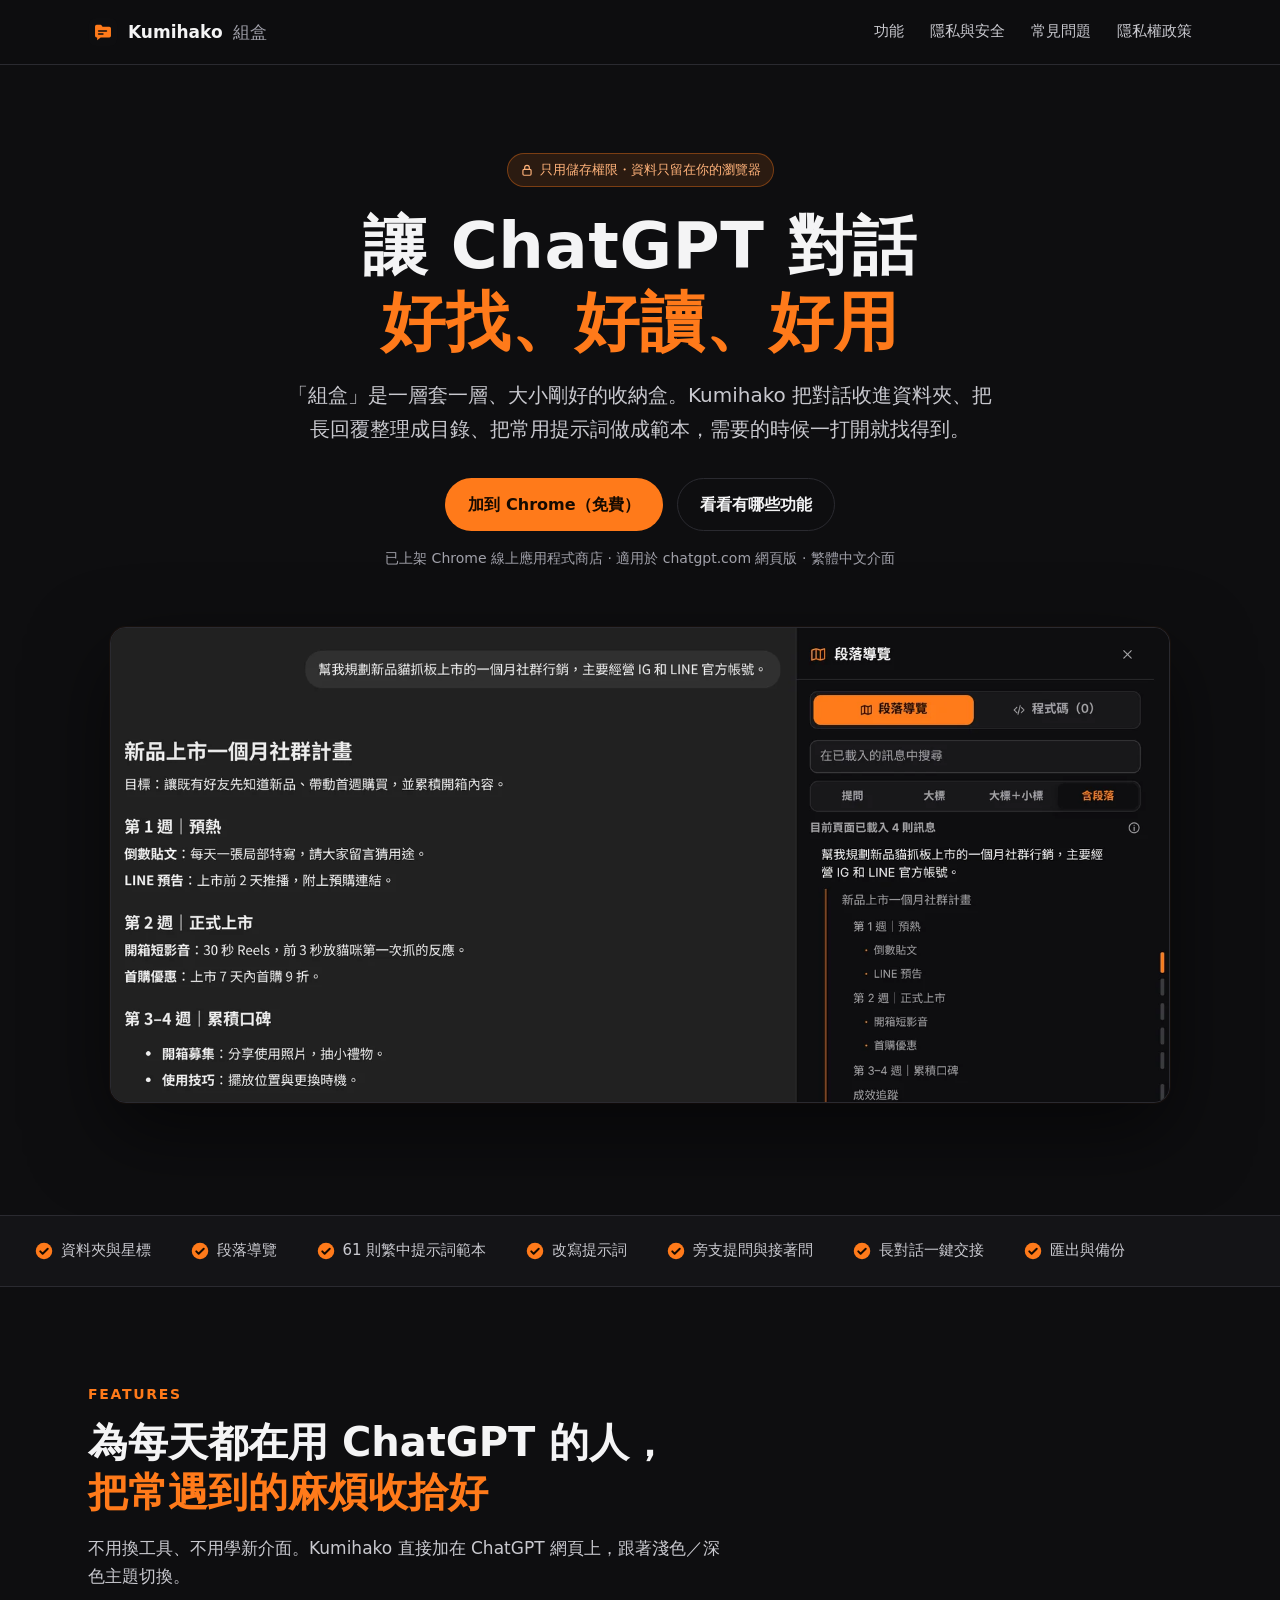
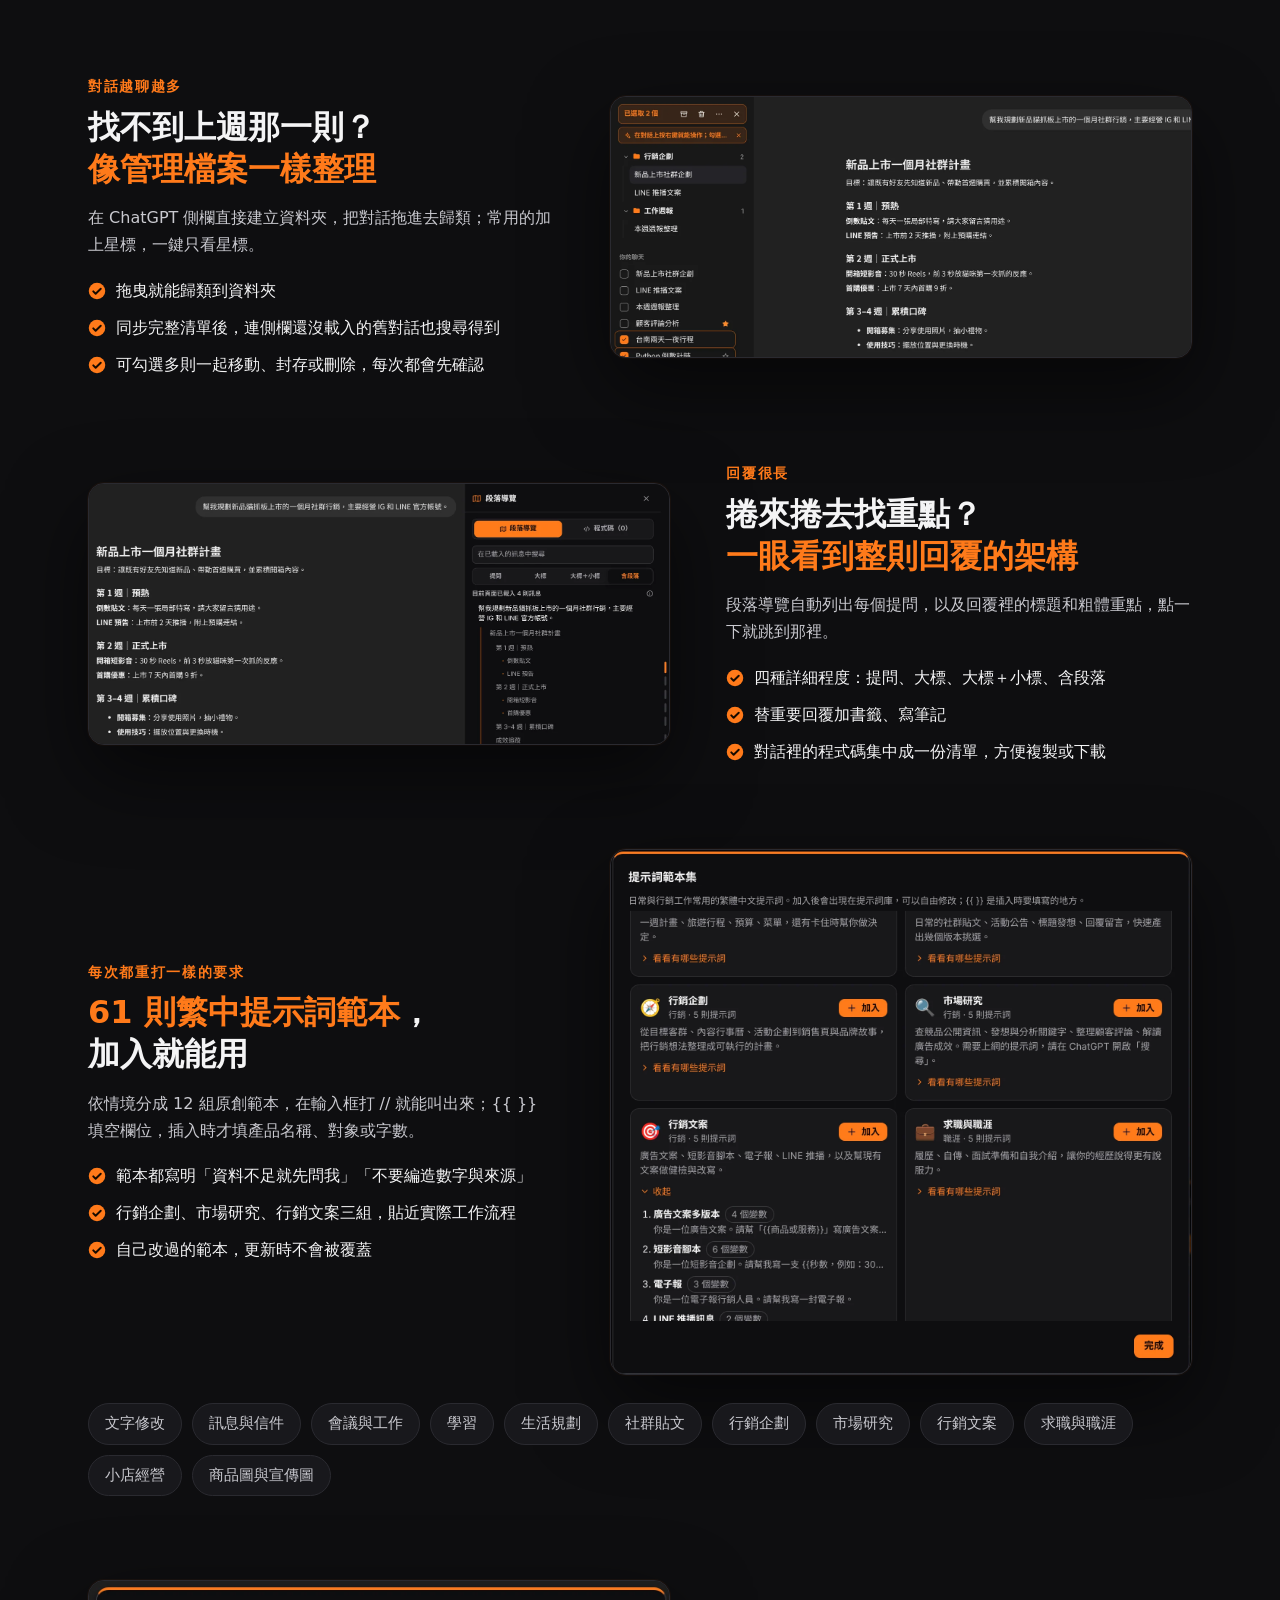
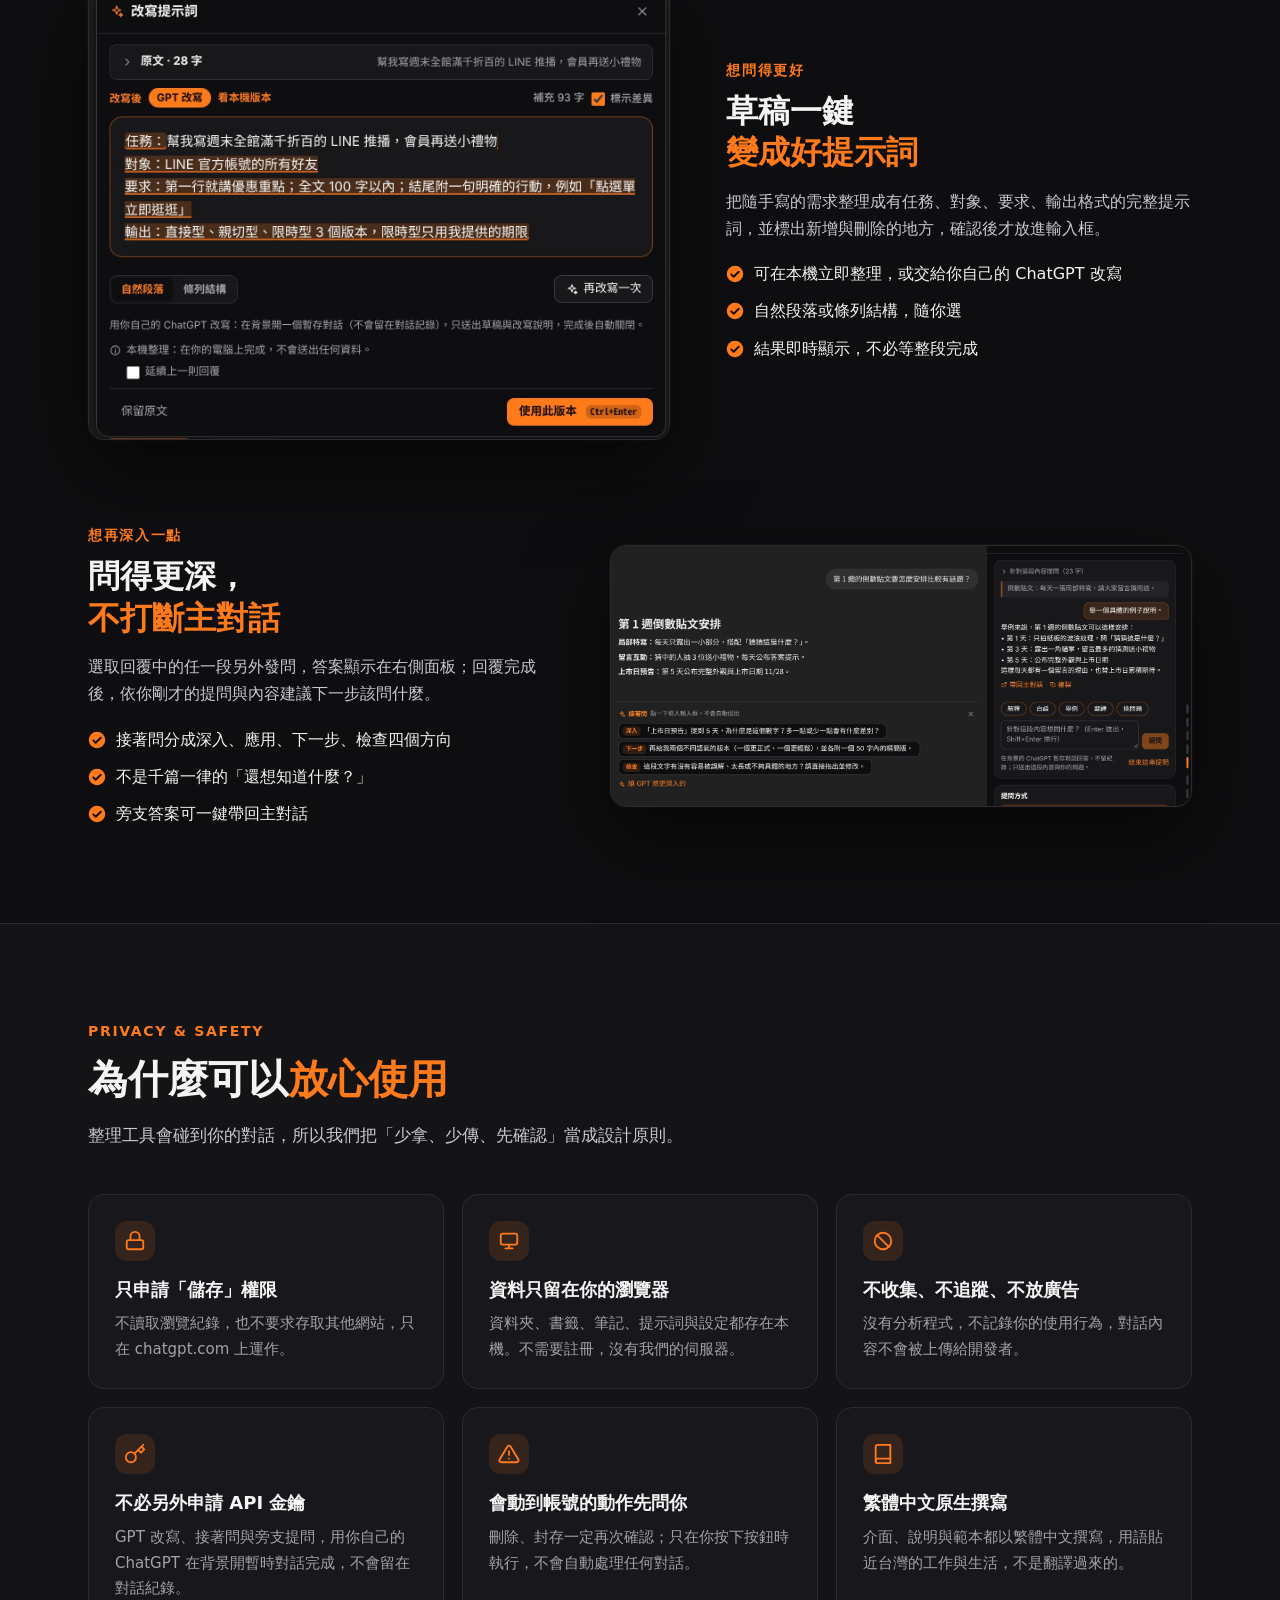
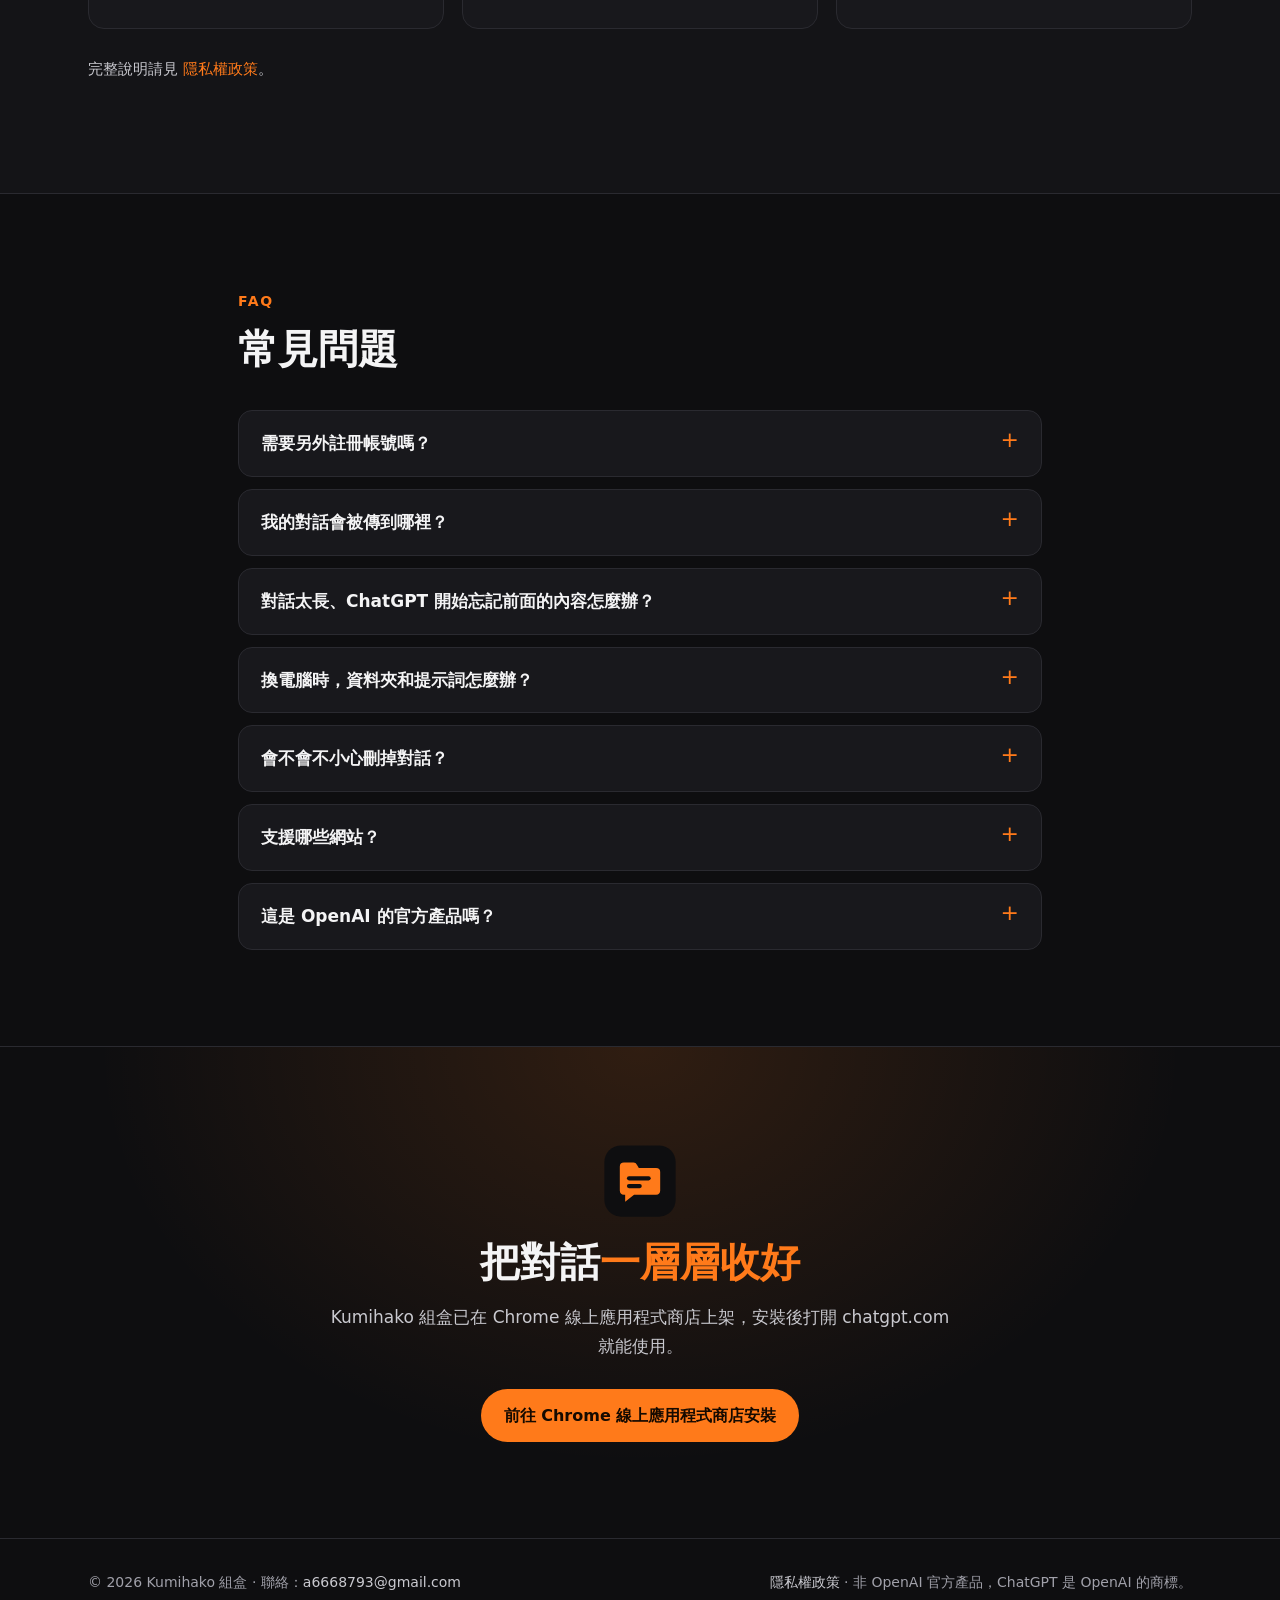
<file: index.html>
<!doctype html>
<html lang="zh-Hant-TW">
<head>
<meta charset="utf-8">
<meta name="viewport" content="width=device-width,initial-scale=1">
<title>Kumihako 組盒｜ChatGPT 對話整理與提示詞範本</title>
<meta name="description" content="Kumihako 組盒是 ChatGPT 網頁版的繁體中文整理工具：資料夾、段落導覽、61 則繁中提示詞範本、旁支提問與接著問。只用儲存權限，資料只留在你的瀏覽器。">
<meta property="og:title" content="Kumihako 組盒｜ChatGPT 對話整理與提示詞範本">
<meta property="og:description" content="Kumihako 組盒是 ChatGPT 網頁版的繁體中文整理工具：資料夾、段落導覽、61 則繁中提示詞範本、旁支提問與接著問。只用儲存權限，資料只留在你的瀏覽器。">
<meta property="og:image" content="https://a6668793.github.io/kumihako/assets/og.png">
<meta property="og:url" content="https://a6668793.github.io/kumihako/">
<meta name="theme-color" content="#0e0e10">
<link rel="icon" href="assets/icon.svg" type="image/svg+xml">
<link rel="icon" href="assets/favicon-32.png" sizes="32x32">
<link rel="stylesheet" href="style.css">
</head>
<body>
<header class="top"><div class="wrap">
  <a class="brand" href="./"><img src="assets/icon.svg" alt="">Kumihako <span>組盒</span></a>
  <nav class="nav"><a href="./#features">功能</a><a href="./#trust">隱私與安全</a><a href="./#faq">常見問題</a><a href="privacy.html">隱私權政策</a></nav>
</div></header>
<main>
<section class="hero"><div class="wrap">
  <span class="badge"><svg width="14" height="14" viewBox="0 0 24 24" aria-hidden="true"><rect x="5" y="11" width="14" height="10" rx="2" fill="none" stroke="#ffb27a" stroke-width="2"/><path d="M8 11V8a4 4 0 0 1 8 0v3" fill="none" stroke="#ffb27a" stroke-width="2"/></svg>只用儲存權限・資料只留在你的瀏覽器</span>
  <h1>讓 ChatGPT 對話<br><em>好找、好讀、好用</em></h1>
  <p class="lead">「組盒」是一層套一層、大小剛好的收納盒。Kumihako 把對話收進資料夾、把長回覆整理成目錄、把常用提示詞做成範本，需要的時候一打開就找得到。</p>
  <div class="ctas">
    <a class="btn btn-primary" id="install" href="https://chromewebstore.google.com/detail/kumihako-%E7%B5%84%E7%9B%92/piacijglpkighfcijpjdmiglhnjphjhi?hl=zh-TW" target="_blank" rel="noopener">加到 Chrome（免費）</a>
    <a class="btn btn-ghost" href="#features">看看有哪些功能</a>
  </div>
  <div class="note">已上架 Chrome 線上應用程式商店 · 適用於 chatgpt.com 網頁版 · 繁體中文介面</div>
  <div class="hero-shot shot"><img src="assets/1-outline.webp" alt="段落導覽：右側面板列出每個提問、標題與粗體重點"></div>
</div></section>

<div class="strip"><ul class="wrap">
  <li><svg width="18" height="18" viewBox="0 0 24 24" aria-hidden="true"><circle cx="12" cy="12" r="11" fill="#ff7a1a"/><path d="M7 12.5l3.2 3.2L17 9" fill="none" stroke="#160a00" stroke-width="2.6" stroke-linecap="round" stroke-linejoin="round"/></svg>資料夾與星標</li><li><svg width="18" height="18" viewBox="0 0 24 24" aria-hidden="true"><circle cx="12" cy="12" r="11" fill="#ff7a1a"/><path d="M7 12.5l3.2 3.2L17 9" fill="none" stroke="#160a00" stroke-width="2.6" stroke-linecap="round" stroke-linejoin="round"/></svg>段落導覽</li><li><svg width="18" height="18" viewBox="0 0 24 24" aria-hidden="true"><circle cx="12" cy="12" r="11" fill="#ff7a1a"/><path d="M7 12.5l3.2 3.2L17 9" fill="none" stroke="#160a00" stroke-width="2.6" stroke-linecap="round" stroke-linejoin="round"/></svg>61 則繁中提示詞範本</li><li><svg width="18" height="18" viewBox="0 0 24 24" aria-hidden="true"><circle cx="12" cy="12" r="11" fill="#ff7a1a"/><path d="M7 12.5l3.2 3.2L17 9" fill="none" stroke="#160a00" stroke-width="2.6" stroke-linecap="round" stroke-linejoin="round"/></svg>改寫提示詞</li><li><svg width="18" height="18" viewBox="0 0 24 24" aria-hidden="true"><circle cx="12" cy="12" r="11" fill="#ff7a1a"/><path d="M7 12.5l3.2 3.2L17 9" fill="none" stroke="#160a00" stroke-width="2.6" stroke-linecap="round" stroke-linejoin="round"/></svg>旁支提問與接著問</li><li><svg width="18" height="18" viewBox="0 0 24 24" aria-hidden="true"><circle cx="12" cy="12" r="11" fill="#ff7a1a"/><path d="M7 12.5l3.2 3.2L17 9" fill="none" stroke="#160a00" stroke-width="2.6" stroke-linecap="round" stroke-linejoin="round"/></svg>長對話一鍵交接</li><li><svg width="18" height="18" viewBox="0 0 24 24" aria-hidden="true"><circle cx="12" cy="12" r="11" fill="#ff7a1a"/><path d="M7 12.5l3.2 3.2L17 9" fill="none" stroke="#160a00" stroke-width="2.6" stroke-linecap="round" stroke-linejoin="round"/></svg>匯出與備份</li>
</ul></div>

<section class="block" id="features"><div class="wrap">
  <div class="eyebrow">FEATURES</div>
  <h2>為每天都在用 ChatGPT 的人，<br><em>把常遇到的麻煩收拾好</em></h2>
  <p class="sub">不用換工具、不用學新介面。Kumihako 直接加在 ChatGPT 網頁上，跟著淺色／深色主題切換。</p>

  <div class="feature">
  <div class="text"><div class="eyebrow">對話越聊越多</div><h3>找不到上週那一則？<br><em>像管理檔案一樣整理</em></h3><p>在 ChatGPT 側欄直接建立資料夾，把對話拖進去歸類；常用的加上星標，一鍵只看星標。</p><ul class="checks"><li><svg width="18" height="18" viewBox="0 0 24 24" aria-hidden="true"><circle cx="12" cy="12" r="11" fill="#ff7a1a"/><path d="M7 12.5l3.2 3.2L17 9" fill="none" stroke="#160a00" stroke-width="2.6" stroke-linecap="round" stroke-linejoin="round"/></svg><span>拖曳就能歸類到資料夾</span></li><li><svg width="18" height="18" viewBox="0 0 24 24" aria-hidden="true"><circle cx="12" cy="12" r="11" fill="#ff7a1a"/><path d="M7 12.5l3.2 3.2L17 9" fill="none" stroke="#160a00" stroke-width="2.6" stroke-linecap="round" stroke-linejoin="round"/></svg><span>同步完整清單後，連側欄還沒載入的舊對話也搜尋得到</span></li><li><svg width="18" height="18" viewBox="0 0 24 24" aria-hidden="true"><circle cx="12" cy="12" r="11" fill="#ff7a1a"/><path d="M7 12.5l3.2 3.2L17 9" fill="none" stroke="#160a00" stroke-width="2.6" stroke-linecap="round" stroke-linejoin="round"/></svg><span>可勾選多則一起移動、封存或刪除，每次都會先確認</span></li></ul></div>
  <div class="shot"><img src="assets/2-sidebar.webp" alt="ChatGPT 側欄中的資料夾、星標與批次勾選"></div>
</div>
  <div class="feature flip">
  <div class="text"><div class="eyebrow">回覆很長</div><h3>捲來捲去找重點？<br><em>一眼看到整則回覆的架構</em></h3><p>段落導覽自動列出每個提問，以及回覆裡的標題和粗體重點，點一下就跳到那裡。</p><ul class="checks"><li><svg width="18" height="18" viewBox="0 0 24 24" aria-hidden="true"><circle cx="12" cy="12" r="11" fill="#ff7a1a"/><path d="M7 12.5l3.2 3.2L17 9" fill="none" stroke="#160a00" stroke-width="2.6" stroke-linecap="round" stroke-linejoin="round"/></svg><span>四種詳細程度：提問、大標、大標＋小標、含段落</span></li><li><svg width="18" height="18" viewBox="0 0 24 24" aria-hidden="true"><circle cx="12" cy="12" r="11" fill="#ff7a1a"/><path d="M7 12.5l3.2 3.2L17 9" fill="none" stroke="#160a00" stroke-width="2.6" stroke-linecap="round" stroke-linejoin="round"/></svg><span>替重要回覆加書籤、寫筆記</span></li><li><svg width="18" height="18" viewBox="0 0 24 24" aria-hidden="true"><circle cx="12" cy="12" r="11" fill="#ff7a1a"/><path d="M7 12.5l3.2 3.2L17 9" fill="none" stroke="#160a00" stroke-width="2.6" stroke-linecap="round" stroke-linejoin="round"/></svg><span>對話裡的程式碼集中成一份清單，方便複製或下載</span></li></ul></div>
  <div class="shot"><img src="assets/1-outline.webp" alt="段落導覽面板"></div>
</div>
  <div class="feature">
  <div class="text"><div class="eyebrow">每次都重打一樣的要求</div><h3><em>61 則繁中提示詞範本</em>，<br>加入就能用</h3><p>依情境分成 12 組原創範本，在輸入框打 // 就能叫出來；{{ }} 填空欄位，插入時才填產品名稱、對象或字數。</p><ul class="checks"><li><svg width="18" height="18" viewBox="0 0 24 24" aria-hidden="true"><circle cx="12" cy="12" r="11" fill="#ff7a1a"/><path d="M7 12.5l3.2 3.2L17 9" fill="none" stroke="#160a00" stroke-width="2.6" stroke-linecap="round" stroke-linejoin="round"/></svg><span>範本都寫明「資料不足就先問我」「不要編造數字與來源」</span></li><li><svg width="18" height="18" viewBox="0 0 24 24" aria-hidden="true"><circle cx="12" cy="12" r="11" fill="#ff7a1a"/><path d="M7 12.5l3.2 3.2L17 9" fill="none" stroke="#160a00" stroke-width="2.6" stroke-linecap="round" stroke-linejoin="round"/></svg><span>行銷企劃、市場研究、行銷文案三組，貼近實際工作流程</span></li><li><svg width="18" height="18" viewBox="0 0 24 24" aria-hidden="true"><circle cx="12" cy="12" r="11" fill="#ff7a1a"/><path d="M7 12.5l3.2 3.2L17 9" fill="none" stroke="#160a00" stroke-width="2.6" stroke-linecap="round" stroke-linejoin="round"/></svg><span>自己改過的範本，更新時不會被覆蓋</span></li></ul></div>
  <div class="shot"><img src="assets/3-packs.webp" alt="提示詞範本集，展開「行銷文案」的範本清單"></div>
</div>
  <div class="packs">
    <span>文字修改</span><span>訊息與信件</span><span>會議與工作</span><span>學習</span><span>生活規劃</span><span>社群貼文</span><span>行銷企劃</span><span>市場研究</span><span>行銷文案</span><span>求職與職涯</span><span>小店經營</span><span>商品圖與宣傳圖</span>
  </div>
  <div class="feature flip">
  <div class="text"><div class="eyebrow">想問得更好</div><h3>草稿一鍵<br><em>變成好提示詞</em></h3><p>把隨手寫的需求整理成有任務、對象、要求、輸出格式的完整提示詞，並標出新增與刪除的地方，確認後才放進輸入框。</p><ul class="checks"><li><svg width="18" height="18" viewBox="0 0 24 24" aria-hidden="true"><circle cx="12" cy="12" r="11" fill="#ff7a1a"/><path d="M7 12.5l3.2 3.2L17 9" fill="none" stroke="#160a00" stroke-width="2.6" stroke-linecap="round" stroke-linejoin="round"/></svg><span>可在本機立即整理，或交給你自己的 ChatGPT 改寫</span></li><li><svg width="18" height="18" viewBox="0 0 24 24" aria-hidden="true"><circle cx="12" cy="12" r="11" fill="#ff7a1a"/><path d="M7 12.5l3.2 3.2L17 9" fill="none" stroke="#160a00" stroke-width="2.6" stroke-linecap="round" stroke-linejoin="round"/></svg><span>自然段落或條列結構，隨你選</span></li><li><svg width="18" height="18" viewBox="0 0 24 24" aria-hidden="true"><circle cx="12" cy="12" r="11" fill="#ff7a1a"/><path d="M7 12.5l3.2 3.2L17 9" fill="none" stroke="#160a00" stroke-width="2.6" stroke-linecap="round" stroke-linejoin="round"/></svg><span>結果即時顯示，不必等整段完成</span></li></ul></div>
  <div class="shot"><img src="assets/4-rewrite.webp" alt="改寫提示詞視窗，標示新增的文字"></div>
</div>
  <div class="feature">
  <div class="text"><div class="eyebrow">想再深入一點</div><h3>問得更深，<br><em>不打斷主對話</em></h3><p>選取回覆中的任一段另外發問，答案顯示在右側面板；回覆完成後，依你剛才的提問與內容建議下一步該問什麼。</p><ul class="checks"><li><svg width="18" height="18" viewBox="0 0 24 24" aria-hidden="true"><circle cx="12" cy="12" r="11" fill="#ff7a1a"/><path d="M7 12.5l3.2 3.2L17 9" fill="none" stroke="#160a00" stroke-width="2.6" stroke-linecap="round" stroke-linejoin="round"/></svg><span>接著問分成深入、應用、下一步、檢查四個方向</span></li><li><svg width="18" height="18" viewBox="0 0 24 24" aria-hidden="true"><circle cx="12" cy="12" r="11" fill="#ff7a1a"/><path d="M7 12.5l3.2 3.2L17 9" fill="none" stroke="#160a00" stroke-width="2.6" stroke-linecap="round" stroke-linejoin="round"/></svg><span>不是千篇一律的「還想知道什麼？」</span></li><li><svg width="18" height="18" viewBox="0 0 24 24" aria-hidden="true"><circle cx="12" cy="12" r="11" fill="#ff7a1a"/><path d="M7 12.5l3.2 3.2L17 9" fill="none" stroke="#160a00" stroke-width="2.6" stroke-linecap="round" stroke-linejoin="round"/></svg><span>旁支答案可一鍵帶回主對話</span></li></ul></div>
  <div class="shot"><img src="assets/5-ask.webp" alt="旁支提問面板與接著問建議"></div>
</div>
</div></section>

<section class="block" id="trust" style="background:var(--bg2);border-top:1px solid var(--line);border-bottom:1px solid var(--line)"><div class="wrap">
  <div class="eyebrow">PRIVACY &amp; SAFETY</div>
  <h2>為什麼可以<em>放心使用</em></h2>
  <p class="sub">整理工具會碰到你的對話，所以我們把「少拿、少傳、先確認」當成設計原則。</p>
  <div class="grid">
    <div class="card"><div class="ic"><svg width="22" height="22" viewBox="0 0 24 24" fill="none" stroke="#ff7a1a" stroke-width="2" stroke-linecap="round" stroke-linejoin="round" aria-hidden="true"><rect x="3" y="11" width="18" height="10" rx="2"/><path d="M7 11V7a5 5 0 0 1 10 0v4"/></svg></div><h4>只申請「儲存」權限</h4><p>不讀取瀏覽紀錄，也不要求存取其他網站，只在 chatgpt.com 上運作。</p></div>
    <div class="card"><div class="ic"><svg width="22" height="22" viewBox="0 0 24 24" fill="none" stroke="#ff7a1a" stroke-width="2" stroke-linecap="round" stroke-linejoin="round" aria-hidden="true"><rect x="3" y="4" width="18" height="12" rx="2"/><path d="M8 20h8M12 16v4"/></svg></div><h4>資料只留在你的瀏覽器</h4><p>資料夾、書籤、筆記、提示詞與設定都存在本機。不需要註冊，沒有我們的伺服器。</p></div>
    <div class="card"><div class="ic"><svg width="22" height="22" viewBox="0 0 24 24" fill="none" stroke="#ff7a1a" stroke-width="2" stroke-linecap="round" stroke-linejoin="round" aria-hidden="true"><circle cx="12" cy="12" r="9"/><path d="M5.6 5.6l12.8 12.8"/></svg></div><h4>不收集、不追蹤、不放廣告</h4><p>沒有分析程式，不記錄你的使用行為，對話內容不會被上傳給開發者。</p></div>
    <div class="card"><div class="ic"><svg width="22" height="22" viewBox="0 0 24 24" fill="none" stroke="#ff7a1a" stroke-width="2" stroke-linecap="round" stroke-linejoin="round" aria-hidden="true"><path d="M21 2l-2 2m-7.6 7.6a5.5 5.5 0 1 1-7.8 7.8 5.5 5.5 0 0 1 7.8-7.8zm0 0L15.5 7.5m0 0l3 3L22 7l-3-3m-3.5 3.5L19 4"/></svg></div><h4>不必另外申請 API 金鑰</h4><p>GPT 改寫、接著問與旁支提問，用你自己的 ChatGPT 在背景開暫時對話完成，不會留在對話紀錄。</p></div>
    <div class="card"><div class="ic"><svg width="22" height="22" viewBox="0 0 24 24" fill="none" stroke="#ff7a1a" stroke-width="2" stroke-linecap="round" stroke-linejoin="round" aria-hidden="true"><path d="M12 9v4M12 17h.01"/><path d="M10.3 3.9L1.8 18a2 2 0 0 0 1.7 3h17a2 2 0 0 0 1.7-3L13.7 3.9a2 2 0 0 0-3.4 0z"/></svg></div><h4>會動到帳號的動作先問你</h4><p>刪除、封存一定再次確認；只在你按下按鈕時執行，不會自動處理任何對話。</p></div>
    <div class="card"><div class="ic"><svg width="22" height="22" viewBox="0 0 24 24" fill="none" stroke="#ff7a1a" stroke-width="2" stroke-linecap="round" stroke-linejoin="round" aria-hidden="true"><path d="M4 19.5A2.5 2.5 0 0 1 6.5 17H20"/><path d="M6.5 2H20v20H6.5A2.5 2.5 0 0 1 4 19.5v-15A2.5 2.5 0 0 1 6.5 2z"/></svg></div><h4>繁體中文原生撰寫</h4><p>介面、說明與範本都以繁體中文撰寫，用語貼近台灣的工作與生活，不是翻譯過來的。</p></div>
  </div>
  <p class="sub" style="margin-top:28px;font-size:15px">完整說明請見 <a href="privacy.html">隱私權政策</a>。</p>
</div></section>

<section class="block" id="faq"><div class="wrap" style="max-width:860px">
  <div class="eyebrow">FAQ</div>
  <h2>常見問題</h2>
  <div class="faq">
    <details><summary>需要另外註冊帳號嗎？</summary><p>不需要註冊 Kumihako 帳號。使用時只需要登入你原本的 ChatGPT。</p></details>
    <details><summary>我的對話會被傳到哪裡？</summary><p>不會傳給開發者或任何第三方。只有在你使用 GPT 改寫、接著問或旁支提問時，會把這次需要的文字送到你自己的 ChatGPT 暫時對話處理。</p></details>
    <details><summary>對話太長、ChatGPT 開始忘記前面的內容怎麼辦？</summary><p>對話長度圓圈變黃或變紅時，按「開新對話接著做」：Kumihako 會請你的 ChatGPT 把目前對話整理成交接重點（目標、結論、重要細節、下一步），再開一個新對話放進輸入框，你確認後再送出。</p></details>
    <details><summary>換電腦時，資料夾和提示詞怎麼辦？</summary><p>在「設定」匯出備份檔，到新電腦上匯入即可還原。</p></details>
    <details><summary>會不會不小心刪掉對話？</summary><p>刪除與封存每次都會跳出確認，只會處理你勾選的對話。</p></details>
    <details><summary>支援哪些網站？</summary><p>目前只支援 ChatGPT 網頁版（chatgpt.com），建議使用 Chrome 120 以上版本。</p></details>
    <details><summary>這是 OpenAI 的官方產品嗎？</summary><p>不是。Kumihako 組盒是獨立開發的擴充功能，與 OpenAI 沒有合作或隸屬關係。ChatGPT 是 OpenAI 的商標。</p></details>
  </div>
</div></section>

<section class="final"><div class="wrap">
  <img src="assets/icon.svg" alt="">
  <h2>把對話<em>一層層收好</em></h2>
  <p class="sub" style="margin:0 auto 28px">Kumihako 組盒已在 Chrome 線上應用程式商店上架，安裝後打開 chatgpt.com 就能使用。</p>
  <a class="btn btn-primary" href="https://chromewebstore.google.com/detail/kumihako-%E7%B5%84%E7%9B%92/piacijglpkighfcijpjdmiglhnjphjhi?hl=zh-TW" target="_blank" rel="noopener">前往 Chrome 線上應用程式商店安裝</a>
</div></section>
</main>
<footer><div class="wrap">
  <div>© 2026 Kumihako 組盒 · 聯絡：<a href="mailto:a6668793@gmail.com">a6668793@gmail.com</a></div>
  <div><a href="privacy.html">隱私權政策</a> · 非 OpenAI 官方產品，ChatGPT 是 OpenAI 的商標。</div>
</div></footer>
</body>
</html>
</file>
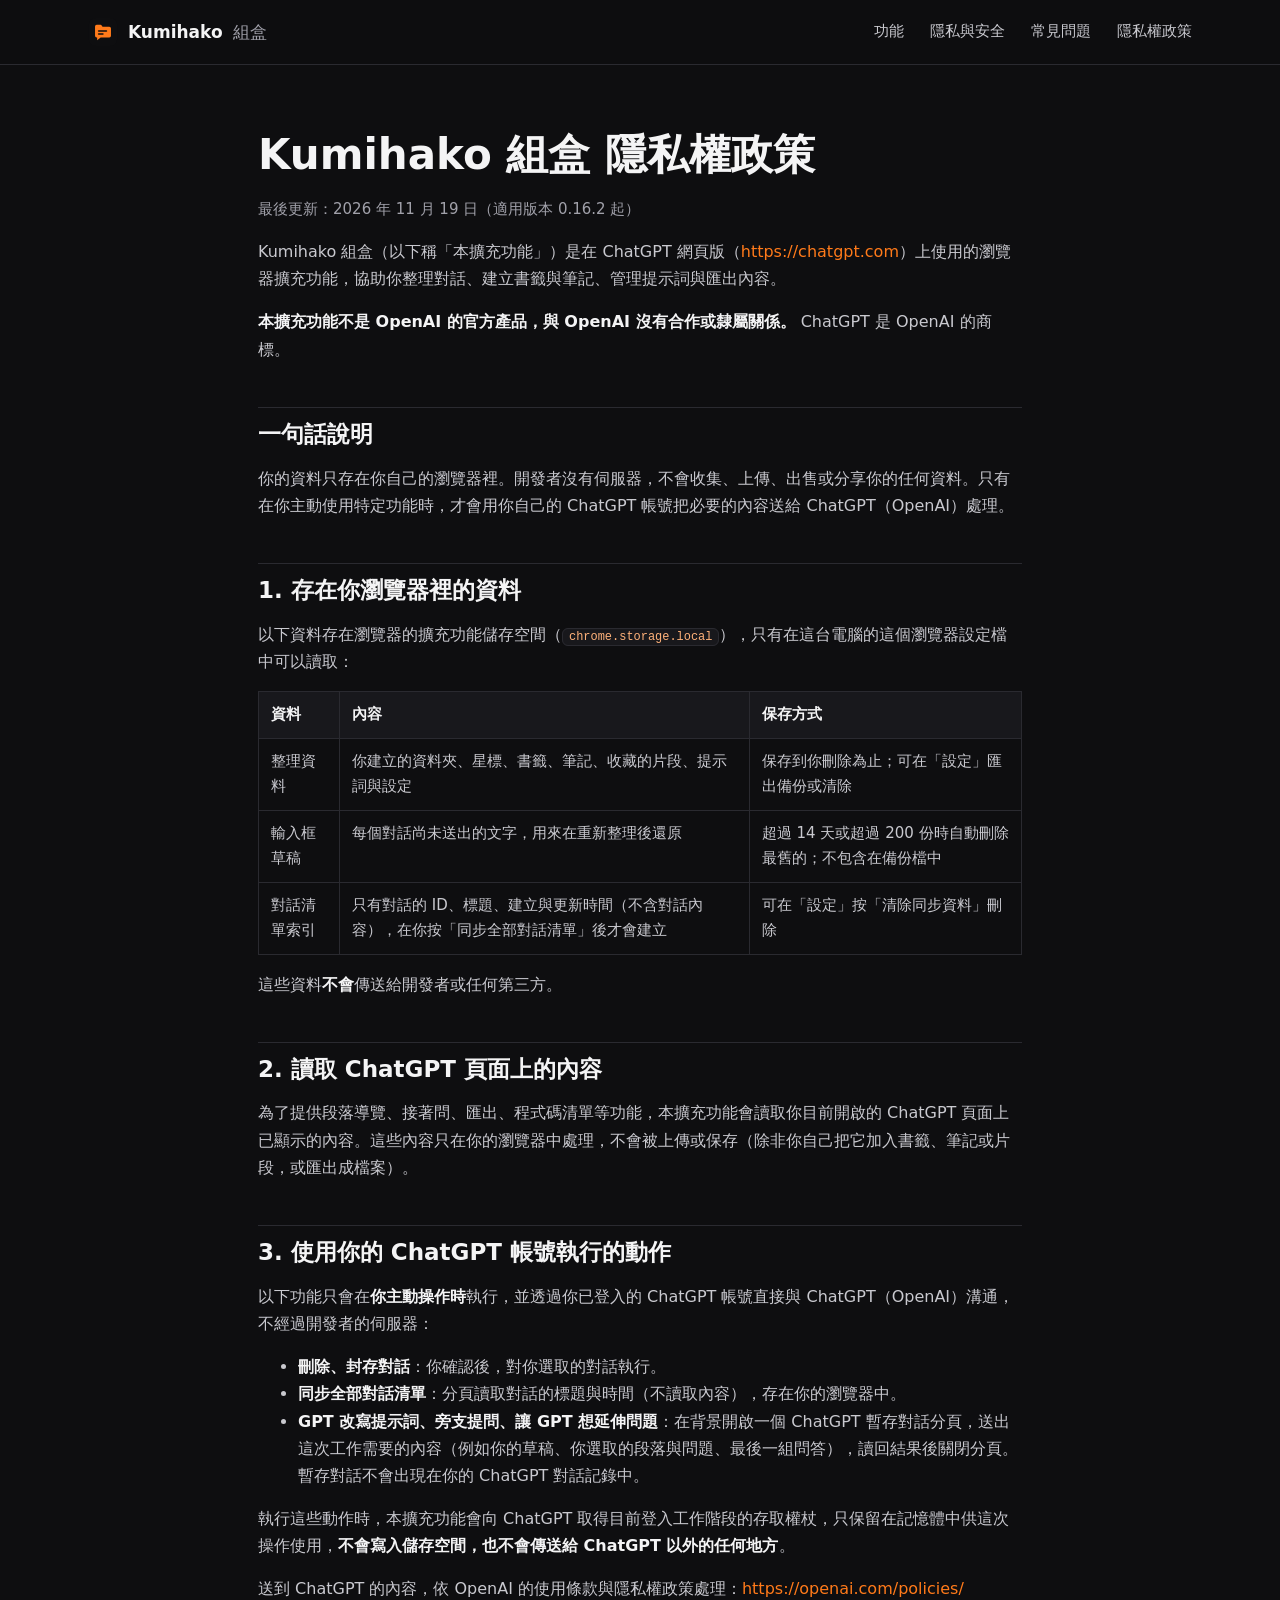
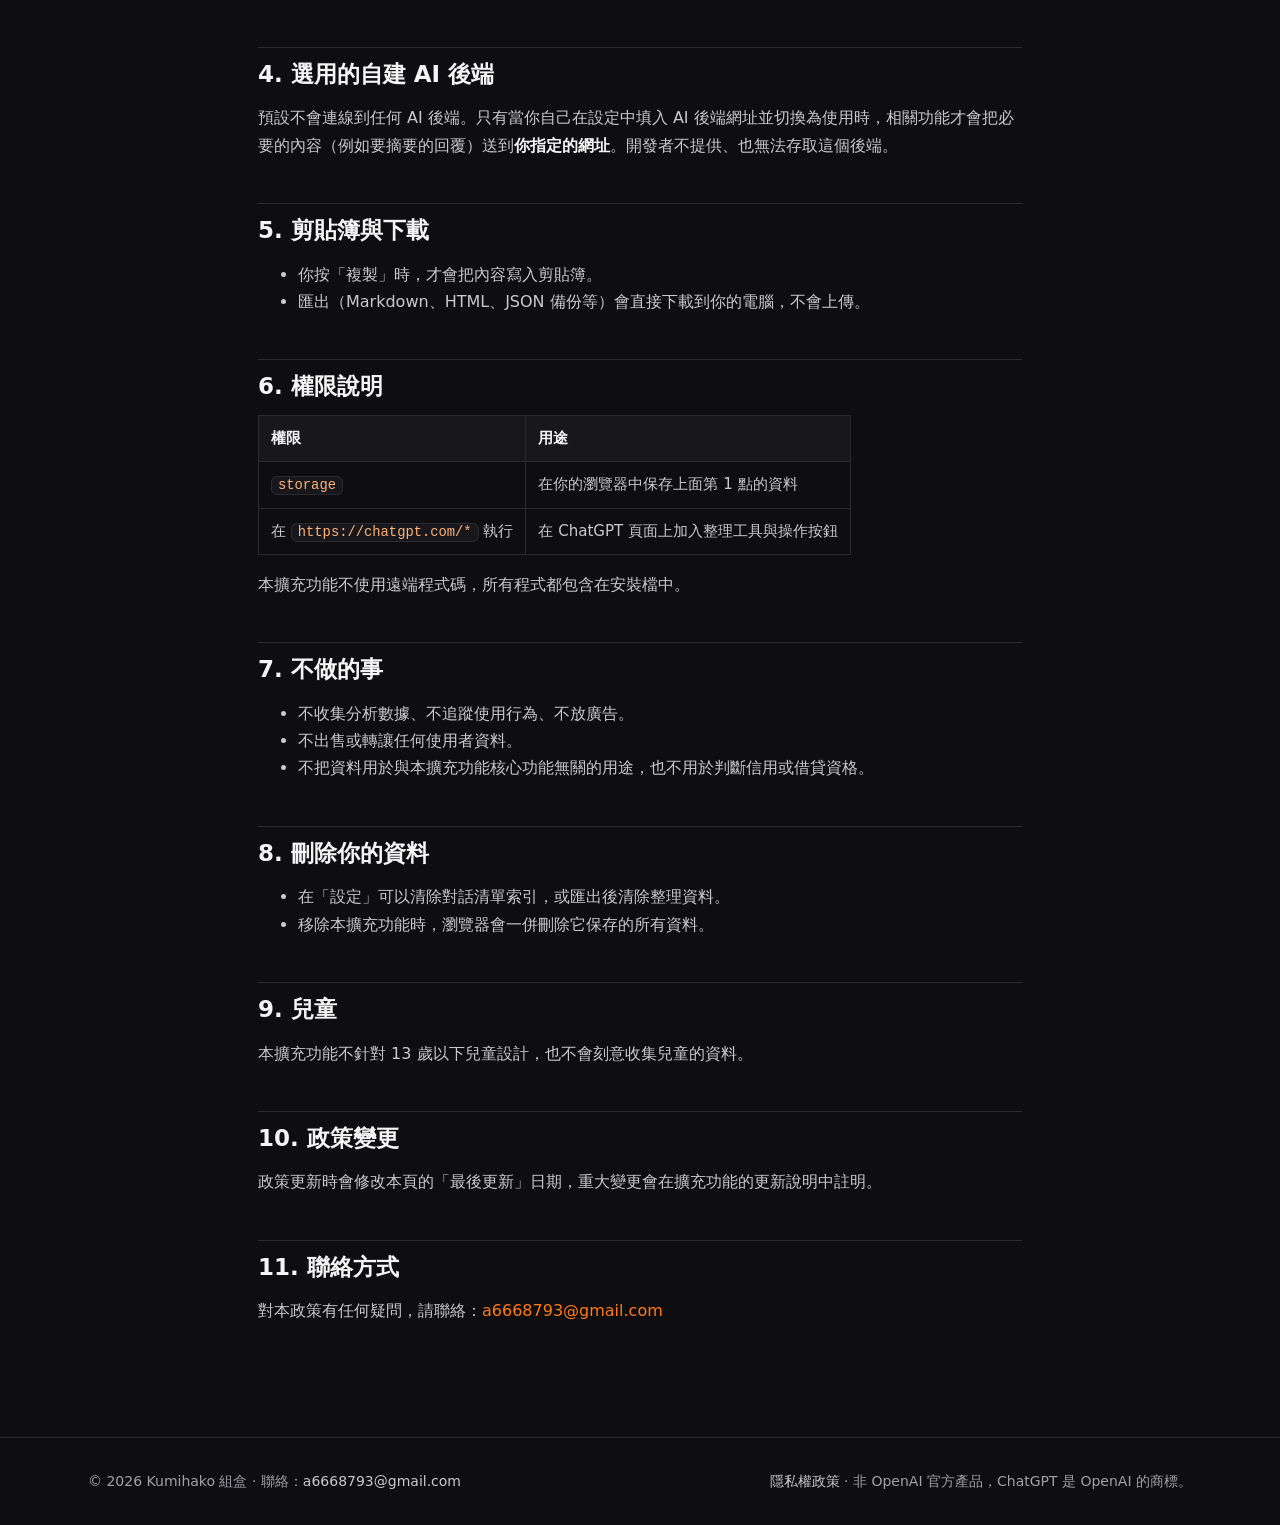
<file: privacy.html>
<!doctype html>
<html lang="zh-Hant-TW">
<head>
<meta charset="utf-8">
<meta name="viewport" content="width=device-width,initial-scale=1">
<title>隱私權政策｜Kumihako 組盒</title>
<meta name="description" content="Kumihako 組盒的隱私權政策：資料只存在你的瀏覽器，不收集、不追蹤、不出售。">
<meta property="og:title" content="隱私權政策｜Kumihako 組盒">
<meta property="og:description" content="Kumihako 組盒的隱私權政策：資料只存在你的瀏覽器，不收集、不追蹤、不出售。">
<meta property="og:image" content="https://a6668793.github.io/kumihako/assets/og.png">
<meta property="og:url" content="https://a6668793.github.io/kumihako/privacy.html">
<meta name="theme-color" content="#0e0e10">
<link rel="icon" href="assets/icon.svg" type="image/svg+xml">
<link rel="icon" href="assets/favicon-32.png" sizes="32x32">
<link rel="stylesheet" href="style.css">
</head>
<body>
<header class="top"><div class="wrap">
  <a class="brand" href="./"><img src="assets/icon.svg" alt="">Kumihako <span>組盒</span></a>
  <nav class="nav"><a href="./#features">功能</a><a href="./#trust">隱私與安全</a><a href="./#faq">常見問題</a><a href="privacy.html">隱私權政策</a></nav>
</div></header>
<main class="doc"><h1>Kumihako 組盒 隱私權政策</h1>
<p class="meta">最後更新：2026 年 11 月 19 日（適用版本 0.16.2 起）</p>
<p>Kumihako 組盒（以下稱「本擴充功能」）是在 ChatGPT 網頁版（<a href="https://chatgpt.com" rel="noopener">https://chatgpt.com</a>）上使用的瀏覽器擴充功能，協助你整理對話、建立書籤與筆記、管理提示詞與匯出內容。</p>
<p><strong>本擴充功能不是 OpenAI 的官方產品，與 OpenAI 沒有合作或隸屬關係。</strong> ChatGPT 是 OpenAI 的商標。</p>
<h2>一句話說明</h2>
<p>你的資料只存在你自己的瀏覽器裡。開發者沒有伺服器，不會收集、上傳、出售或分享你的任何資料。只有在你主動使用特定功能時，才會用你自己的 ChatGPT 帳號把必要的內容送給 ChatGPT（OpenAI）處理。</p>
<h2>1. 存在你瀏覽器裡的資料</h2>
<p>以下資料存在瀏覽器的擴充功能儲存空間（<code>chrome.storage.local</code>），只有在這台電腦的這個瀏覽器設定檔中可以讀取：</p>
<table>
<thead>
<tr>
<th>資料</th>
<th>內容</th>
<th>保存方式</th>
</tr>
</thead>
<tbody>
<tr>
<td>整理資料</td>
<td>你建立的資料夾、星標、書籤、筆記、收藏的片段、提示詞與設定</td>
<td>保存到你刪除為止；可在「設定」匯出備份或清除</td>
</tr>
<tr>
<td>輸入框草稿</td>
<td>每個對話尚未送出的文字，用來在重新整理後還原</td>
<td>超過 14 天或超過 200 份時自動刪除最舊的；不包含在備份檔中</td>
</tr>
<tr>
<td>對話清單索引</td>
<td>只有對話的 ID、標題、建立與更新時間（不含對話內容），在你按「同步全部對話清單」後才會建立</td>
<td>可在「設定」按「清除同步資料」刪除</td>
</tr>
</tbody>
</table>
<p>這些資料<strong>不會</strong>傳送給開發者或任何第三方。</p>
<h2>2. 讀取 ChatGPT 頁面上的內容</h2>
<p>為了提供段落導覽、接著問、匯出、程式碼清單等功能，本擴充功能會讀取你目前開啟的 ChatGPT 頁面上已顯示的內容。這些內容只在你的瀏覽器中處理，不會被上傳或保存（除非你自己把它加入書籤、筆記或片段，或匯出成檔案）。</p>
<h2>3. 使用你的 ChatGPT 帳號執行的動作</h2>
<p>以下功能只會在<strong>你主動操作時</strong>執行，並透過你已登入的 ChatGPT 帳號直接與 ChatGPT（OpenAI）溝通，不經過開發者的伺服器：</p>
<ul>
<li><strong>刪除、封存對話</strong>：你確認後，對你選取的對話執行。</li>
<li><strong>同步全部對話清單</strong>：分頁讀取對話的標題與時間（不讀取內容），存在你的瀏覽器中。</li>
<li><strong>GPT 改寫提示詞、旁支提問、讓 GPT 想延伸問題</strong>：在背景開啟一個 ChatGPT 暫存對話分頁，送出這次工作需要的內容（例如你的草稿、你選取的段落與問題、最後一組問答），讀回結果後關閉分頁。暫存對話不會出現在你的 ChatGPT 對話記錄中。</li>
</ul>
<p>執行這些動作時，本擴充功能會向 ChatGPT 取得目前登入工作階段的存取權杖，只保留在記憶體中供這次操作使用，<strong>不會寫入儲存空間，也不會傳送給 ChatGPT 以外的任何地方</strong>。</p>
<p>送到 ChatGPT 的內容，依 OpenAI 的使用條款與隱私權政策處理：<a href="https://openai.com/policies/" rel="noopener">https://openai.com/policies/</a></p>
<h2>4. 選用的自建 AI 後端</h2>
<p>預設不會連線到任何 AI 後端。只有當你自己在設定中填入 AI 後端網址並切換為使用時，相關功能才會把必要的內容（例如要摘要的回覆）送到<strong>你指定的網址</strong>。開發者不提供、也無法存取這個後端。</p>
<h2>5. 剪貼簿與下載</h2>
<ul>
<li>你按「複製」時，才會把內容寫入剪貼簿。</li>
<li>匯出（Markdown、HTML、JSON 備份等）會直接下載到你的電腦，不會上傳。</li>
</ul>
<h2>6. 權限說明</h2>
<table>
<thead>
<tr>
<th>權限</th>
<th>用途</th>
</tr>
</thead>
<tbody>
<tr>
<td><code>storage</code></td>
<td>在你的瀏覽器中保存上面第 1 點的資料</td>
</tr>
<tr>
<td>在 <code>https://chatgpt.com/*</code> 執行</td>
<td>在 ChatGPT 頁面上加入整理工具與操作按鈕</td>
</tr>
</tbody>
</table>
<p>本擴充功能不使用遠端程式碼，所有程式都包含在安裝檔中。</p>
<h2>7. 不做的事</h2>
<ul>
<li>不收集分析數據、不追蹤使用行為、不放廣告。</li>
<li>不出售或轉讓任何使用者資料。</li>
<li>不把資料用於與本擴充功能核心功能無關的用途，也不用於判斷信用或借貸資格。</li>
</ul>
<h2>8. 刪除你的資料</h2>
<ul>
<li>在「設定」可以清除對話清單索引，或匯出後清除整理資料。</li>
<li>移除本擴充功能時，瀏覽器會一併刪除它保存的所有資料。</li>
</ul>
<h2>9. 兒童</h2>
<p>本擴充功能不針對 13 歲以下兒童設計，也不會刻意收集兒童的資料。</p>
<h2>10. 政策變更</h2>
<p>政策更新時會修改本頁的「最後更新」日期，重大變更會在擴充功能的更新說明中註明。</p>
<h2>11. 聯絡方式</h2>
<p>對本政策有任何疑問，請聯絡：<a href="mailto:a6668793@gmail.com">a6668793@gmail.com</a></p></main>
<footer><div class="wrap">
  <div>© 2026 Kumihako 組盒 · 聯絡：<a href="mailto:a6668793@gmail.com">a6668793@gmail.com</a></div>
  <div><a href="privacy.html">隱私權政策</a> · 非 OpenAI 官方產品，ChatGPT 是 OpenAI 的商標。</div>
</div></footer>
</body>
</html>
</file>
<file: style.css>
:root{
  --bg:#0e0e10;--bg2:#141417;--card:#18181c;--line:#2a2a30;
  --text:#f4f4f5;--muted:#a1a1aa;--soft:#c9c9cf;
  --accent:#ff7a1a;--accent-soft:rgba(255,122,26,.12);--accent-line:rgba(255,122,26,.38);
  --radius:16px;--max:1160px;
  --font:'Noto Sans TC','Noto Sans CJK TC','PingFang TC','Microsoft JhengHei',system-ui,sans-serif;
}
*{box-sizing:border-box}
html{scroll-behavior:smooth}
body{margin:0;background:var(--bg);color:var(--text);font-family:var(--font);line-height:1.7;-webkit-font-smoothing:antialiased}
a{color:var(--accent);text-decoration:none}
a:hover{text-decoration:underline}
img{max-width:100%;display:block}
.wrap{max-width:var(--max);margin:0 auto;padding:0 28px}

/* header */
.top{position:sticky;top:0;z-index:10;background:rgba(14,14,16,.82);backdrop-filter:blur(12px);border-bottom:1px solid var(--line)}
.top .wrap{display:flex;align-items:center;justify-content:space-between;height:64px}
.brand{display:flex;align-items:center;gap:10px;color:var(--text);font-weight:700;font-size:17px}
.brand:hover{text-decoration:none}
.brand img{width:30px;height:30px}
.brand span{color:var(--muted);font-weight:500}
.nav{display:flex;gap:26px;font-size:15px}
.nav a{color:var(--soft)}
.nav a:hover{color:var(--text);text-decoration:none}

/* buttons */
.btn{display:inline-flex;align-items:center;gap:8px;padding:12px 22px;border-radius:999px;font-weight:700;font-size:16px;border:1px solid transparent}
.btn:hover{text-decoration:none}
.btn-primary{background:var(--accent);color:#160a00}
.btn-primary:hover{filter:brightness(1.08)}
.btn-ghost{border-color:var(--line);color:var(--text)}
.btn-ghost:hover{border-color:var(--accent-line)}
.btn[aria-disabled="true"]{opacity:.75;cursor:default}
.badge{display:inline-flex;align-items:center;gap:6px;font-size:13px;font-weight:500;color:#ffb27a;border:1px solid var(--accent-line);background:var(--accent-soft);border-radius:999px;padding:5px 12px}

/* hero */
.hero{padding:88px 0 40px;text-align:center}
.hero h1{font-size:clamp(36px,5.6vw,64px);line-height:1.18;font-weight:900;margin:22px 0 18px;letter-spacing:.01em}
.hero h1 em{font-style:normal;color:var(--accent)}
.hero p.lead{font-size:clamp(17px,2vw,20px);color:var(--soft);max-width:720px;margin:0 auto 32px}
.hero .ctas{display:flex;gap:14px;justify-content:center;flex-wrap:wrap}
.hero .note{margin-top:16px;font-size:14px;color:var(--muted)}
.hero-shot{margin:56px auto 0;max-width:1060px}
.shot{border-radius:var(--radius);overflow:hidden;border:1px solid var(--line);box-shadow:0 30px 80px rgba(0,0,0,.55),0 0 0 1px rgba(255,122,26,.05);background:var(--bg2)}

/* strip */
.strip{border-top:1px solid var(--line);border-bottom:1px solid var(--line);background:var(--bg2);margin-top:72px}
.strip ul{list-style:none;margin:0;padding:22px 0;display:flex;justify-content:center;flex-wrap:wrap;gap:14px 40px;font-size:15px;color:var(--soft)}
.strip li{display:flex;align-items:center;gap:8px}

/* sections */
section.block{padding:96px 0}
.eyebrow{color:var(--accent);font-weight:700;font-size:14px;letter-spacing:.12em}
h2{font-size:clamp(28px,3.6vw,40px);line-height:1.25;font-weight:900;margin:10px 0 16px}
h2 em{font-style:normal;color:var(--accent)}
.sub{color:var(--soft);font-size:17px;max-width:640px}
.feature{display:grid;grid-template-columns:1fr 1.25fr;gap:56px;align-items:center;margin-top:84px}
.feature.flip{grid-template-columns:1.25fr 1fr}
.feature.flip .text{order:2}
.feature h3{font-size:clamp(24px,2.8vw,32px);line-height:1.3;font-weight:900;margin:8px 0 14px}
.feature h3 em{font-style:normal;color:var(--accent)}
.feature p{color:var(--soft);margin:0 0 18px}
.checks{list-style:none;margin:0;padding:0;display:grid;gap:10px}
.checks li{display:flex;gap:10px;align-items:flex-start;color:var(--text)}
.checks svg{flex:none;margin-top:5px}

/* trust grid */
.grid{display:grid;grid-template-columns:repeat(3,1fr);gap:18px;margin-top:44px}
.card{background:var(--card);border:1px solid var(--line);border-radius:var(--radius);padding:26px}
.card .ic{width:40px;height:40px;border-radius:12px;background:var(--accent-soft);display:grid;place-items:center;margin-bottom:14px}
.card h4{margin:0 0 6px;font-size:18px;font-weight:700}
.card p{margin:0;color:var(--muted);font-size:15px}

/* packs */
.packs{display:flex;flex-wrap:wrap;gap:10px;margin-top:28px}
.packs span{border:1px solid var(--line);background:var(--card);border-radius:999px;padding:7px 16px;font-size:15px;color:var(--soft)}

/* faq */
.faq{margin-top:36px;display:grid;gap:12px}
.faq details{background:var(--card);border:1px solid var(--line);border-radius:14px;padding:18px 22px}
.faq summary{cursor:pointer;font-weight:700;font-size:17px;list-style:none;display:flex;justify-content:space-between;gap:16px}
.faq summary::-webkit-details-marker{display:none}
.faq summary::after{content:'+';color:var(--accent);font-weight:400;font-size:22px;line-height:1}
.faq details[open] summary::after{content:'−'}
.faq details p{color:var(--soft);margin:12px 0 0}

/* cta */
.final{text-align:center;padding:96px 0;border-top:1px solid var(--line);background:radial-gradient(ellipse at 50% 0%,rgba(255,122,26,.14),transparent 60%)}
.final img{width:76px;height:76px;margin:0 auto 18px}

/* footer */
footer{border-top:1px solid var(--line);padding:32px 0;color:var(--muted);font-size:14px}
footer .wrap{display:flex;justify-content:space-between;gap:20px;flex-wrap:wrap}
footer a{color:var(--soft)}

/* doc (privacy) */
.doc{max-width:820px;margin:0 auto;padding:64px 28px 96px}
.doc h1{font-size:clamp(30px,4vw,42px);font-weight:900;margin:0 0 6px;line-height:1.25}
.doc h2{font-size:23px;margin:44px 0 12px;padding-top:12px;border-top:1px solid var(--line)}
.doc p,.doc li{color:var(--soft)}
.doc strong{color:var(--text)}
.doc table{width:100%;border-collapse:collapse;margin:14px 0;font-size:15px;display:block;overflow-x:auto}
.doc th,.doc td{border:1px solid var(--line);padding:10px 12px;text-align:left;vertical-align:top}
.doc th{background:var(--card);color:var(--text)}
.doc td{color:var(--soft)}
.doc code{background:var(--card);border:1px solid var(--line);border-radius:6px;padding:1px 6px;font-size:.92em;color:#ffb27a}
.doc .meta{color:var(--muted);font-size:15px}

@media (max-width:860px){
  .nav{display:none}
  .feature,.feature.flip{grid-template-columns:1fr;gap:28px;margin-top:64px}
  .feature.flip .text{order:0}
  .grid{grid-template-columns:1fr}
  section.block{padding:72px 0}
  .hero{padding-top:56px}
}
</file>
